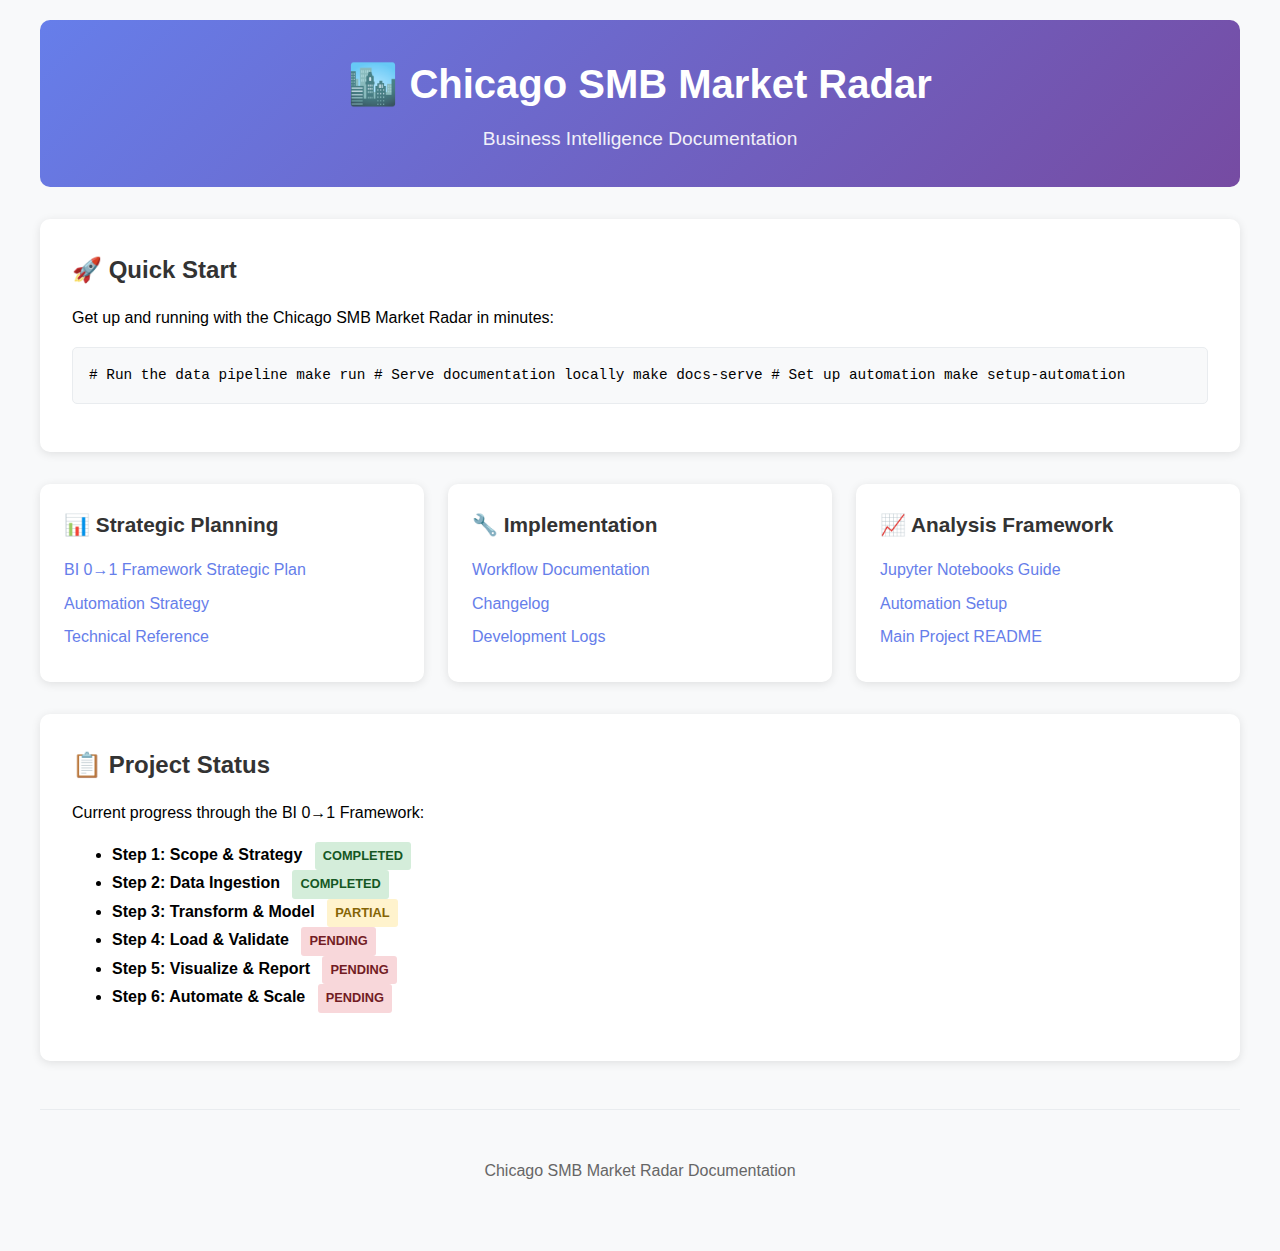
<file: docs/index.html>
<!DOCTYPE html>
<html lang="en">
<head>
    <meta charset="UTF-8">
    <meta name="viewport" content="width=device-width, initial-scale=1.0">
    <title>Chicago SMB Market Radar - Documentation</title>
    <style>
        body {
            font-family: -apple-system, BlinkMacSystemFont, 'Segoe UI', Roboto, sans-serif;
            line-height: 1.6;
            max-width: 1200px;
            margin: 0 auto;
            padding: 20px;
            background-color: #f8f9fa;
        }
        .header {
            background: linear-gradient(135deg, #667eea 0%, #764ba2 100%);
            color: white;
            padding: 2rem;
            border-radius: 10px;
            margin-bottom: 2rem;
            text-align: center;
        }
        .header h1 {
            margin: 0;
            font-size: 2.5rem;
        }
        .header p {
            margin: 0.5rem 0 0 0;
            font-size: 1.2rem;
            opacity: 0.9;
        }
        .nav-grid {
            display: grid;
            grid-template-columns: repeat(auto-fit, minmax(300px, 1fr));
            gap: 1.5rem;
            margin-bottom: 2rem;
        }
        .nav-card {
            background: white;
            padding: 1.5rem;
            border-radius: 10px;
            box-shadow: 0 2px 10px rgba(0,0,0,0.1);
            transition: transform 0.2s;
        }
        .nav-card:hover {
            transform: translateY(-2px);
            box-shadow: 0 4px 20px rgba(0,0,0,0.15);
        }
        .nav-card h3 {
            margin: 0 0 1rem 0;
            color: #333;
            font-size: 1.3rem;
        }
        .nav-card ul {
            list-style: none;
            padding: 0;
            margin: 0;
        }
        .nav-card li {
            margin: 0.5rem 0;
        }
        .nav-card a {
            color: #667eea;
            text-decoration: none;
            font-weight: 500;
        }
        .nav-card a:hover {
            color: #764ba2;
            text-decoration: underline;
        }
        .quick-start {
            background: white;
            padding: 2rem;
            border-radius: 10px;
            box-shadow: 0 2px 10px rgba(0,0,0,0.1);
            margin-bottom: 2rem;
        }
        .quick-start h2 {
            margin: 0 0 1rem 0;
            color: #333;
        }
        .code-block {
            background: #f8f9fa;
            border: 1px solid #e9ecef;
            border-radius: 5px;
            padding: 1rem;
            font-family: 'Monaco', 'Menlo', 'Ubuntu Mono', monospace;
            font-size: 0.9rem;
            overflow-x: auto;
            margin: 1rem 0;
        }
        .status-badge {
            display: inline-block;
            padding: 0.25rem 0.5rem;
            border-radius: 3px;
            font-size: 0.8rem;
            font-weight: bold;
            margin-left: 0.5rem;
        }
        .status-completed { background: #d4edda; color: #155724; }
        .status-partial { background: #fff3cd; color: #856404; }
        .status-pending { background: #f8d7da; color: #721c24; }
        .footer {
            text-align: center;
            margin-top: 3rem;
            padding: 2rem;
            color: #666;
            border-top: 1px solid #e9ecef;
        }
    </style>
</head>
<body>
    <div class="header">
        <h1>🏙️ Chicago SMB Market Radar</h1>
        <p>Business Intelligence Documentation</p>
    </div>

    <div class="quick-start">
        <h2>🚀 Quick Start</h2>
        <p>Get up and running with the Chicago SMB Market Radar in minutes:</p>
        <div class="code-block">
# Run the data pipeline
make run

# Serve documentation locally
make docs-serve

# Set up automation
make setup-automation
        </div>
    </div>

    <div class="nav-grid">
        <div class="nav-card">
            <h3>📊 Strategic Planning</h3>
            <ul>
                <li><a href="BI_FRAMEWORK_STRATEGIC_PLAN.md">BI 0→1 Framework Strategic Plan</a></li>
                <li><a href="AUTOMATION_STRATEGY.md">Automation Strategy</a></li>
                <li><a href="TECHNICAL_REFERENCE.md">Technical Reference</a></li>
            </ul>
        </div>

        <div class="nav-card">
            <h3>🔧 Implementation</h3>
            <ul>
                <li><a href="WORKFLOW.md">Workflow Documentation</a></li>
                <li><a href="CHANGELOG.md">Changelog</a></li>
                <li><a href="2025/08/25.md">Development Logs</a></li>
            </ul>
        </div>

        <div class="nav-card">
            <h3>📈 Analysis Framework</h3>
            <ul>
                <li><a href="../notebooks/README.md">Jupyter Notebooks Guide</a></li>
                <li><a href="../scripts/AUTOMATION_SETUP.md">Automation Setup</a></li>
                <li><a href="../README.md">Main Project README</a></li>
            </ul>
        </div>
    </div>

    <div class="quick-start">
        <h2>📋 Project Status</h2>
        <p>Current progress through the BI 0→1 Framework:</p>
        <ul>
            <li><strong>Step 1: Scope & Strategy</strong> <span class="status-badge status-completed">COMPLETED</span></li>
            <li><strong>Step 2: Data Ingestion</strong> <span class="status-badge status-completed">COMPLETED</span></li>
            <li><strong>Step 3: Transform & Model</strong> <span class="status-badge status-partial">PARTIAL</span></li>
            <li><strong>Step 4: Load & Validate</strong> <span class="status-badge status-pending">PENDING</span></li>
            <li><strong>Step 5: Visualize & Report</strong> <span class="status-badge status-pending">PENDING</span></li>
            <li><strong>Step 6: Automate & Scale</strong> <span class="status-badge status-pending">PENDING</span></li>
        </ul>
    </div>

    <div class="footer">
        <p>Chicago SMB Market Radar Documentation</p>
    </div>
</body>
</html>
</file>
